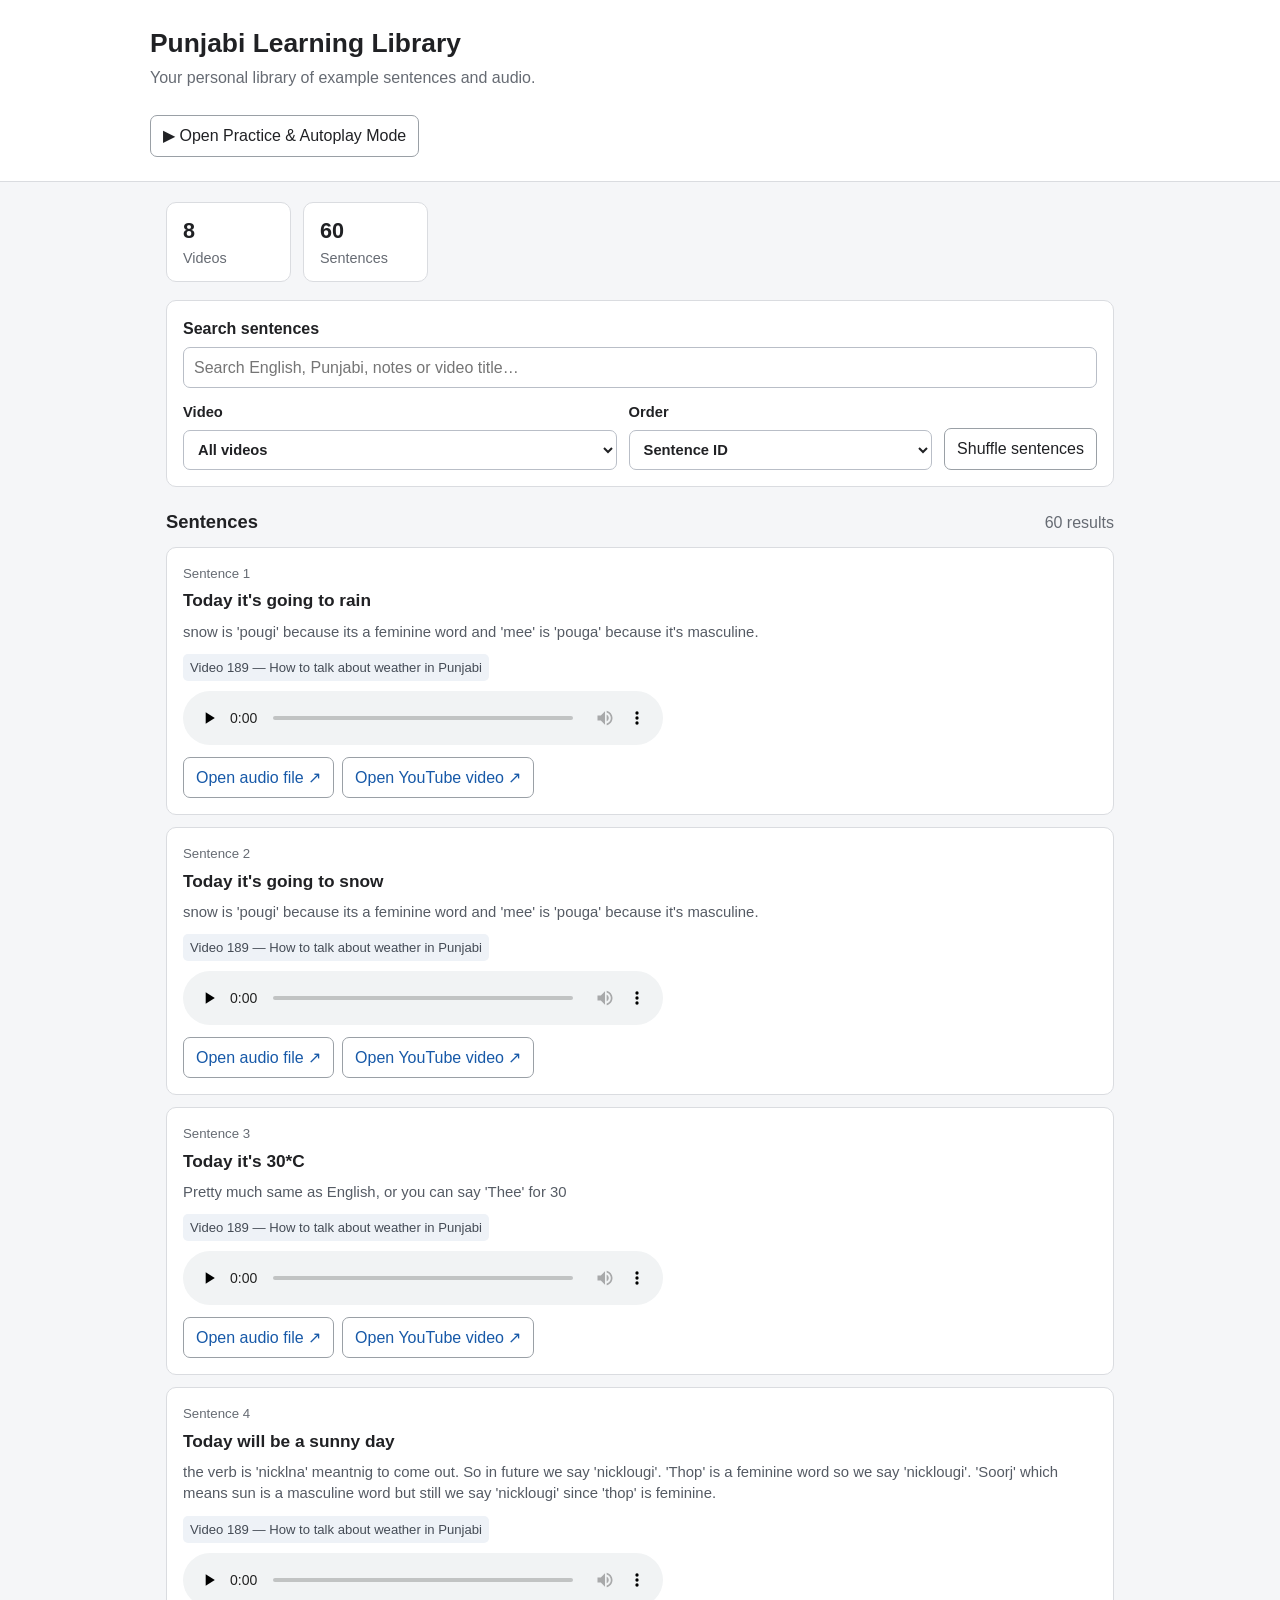
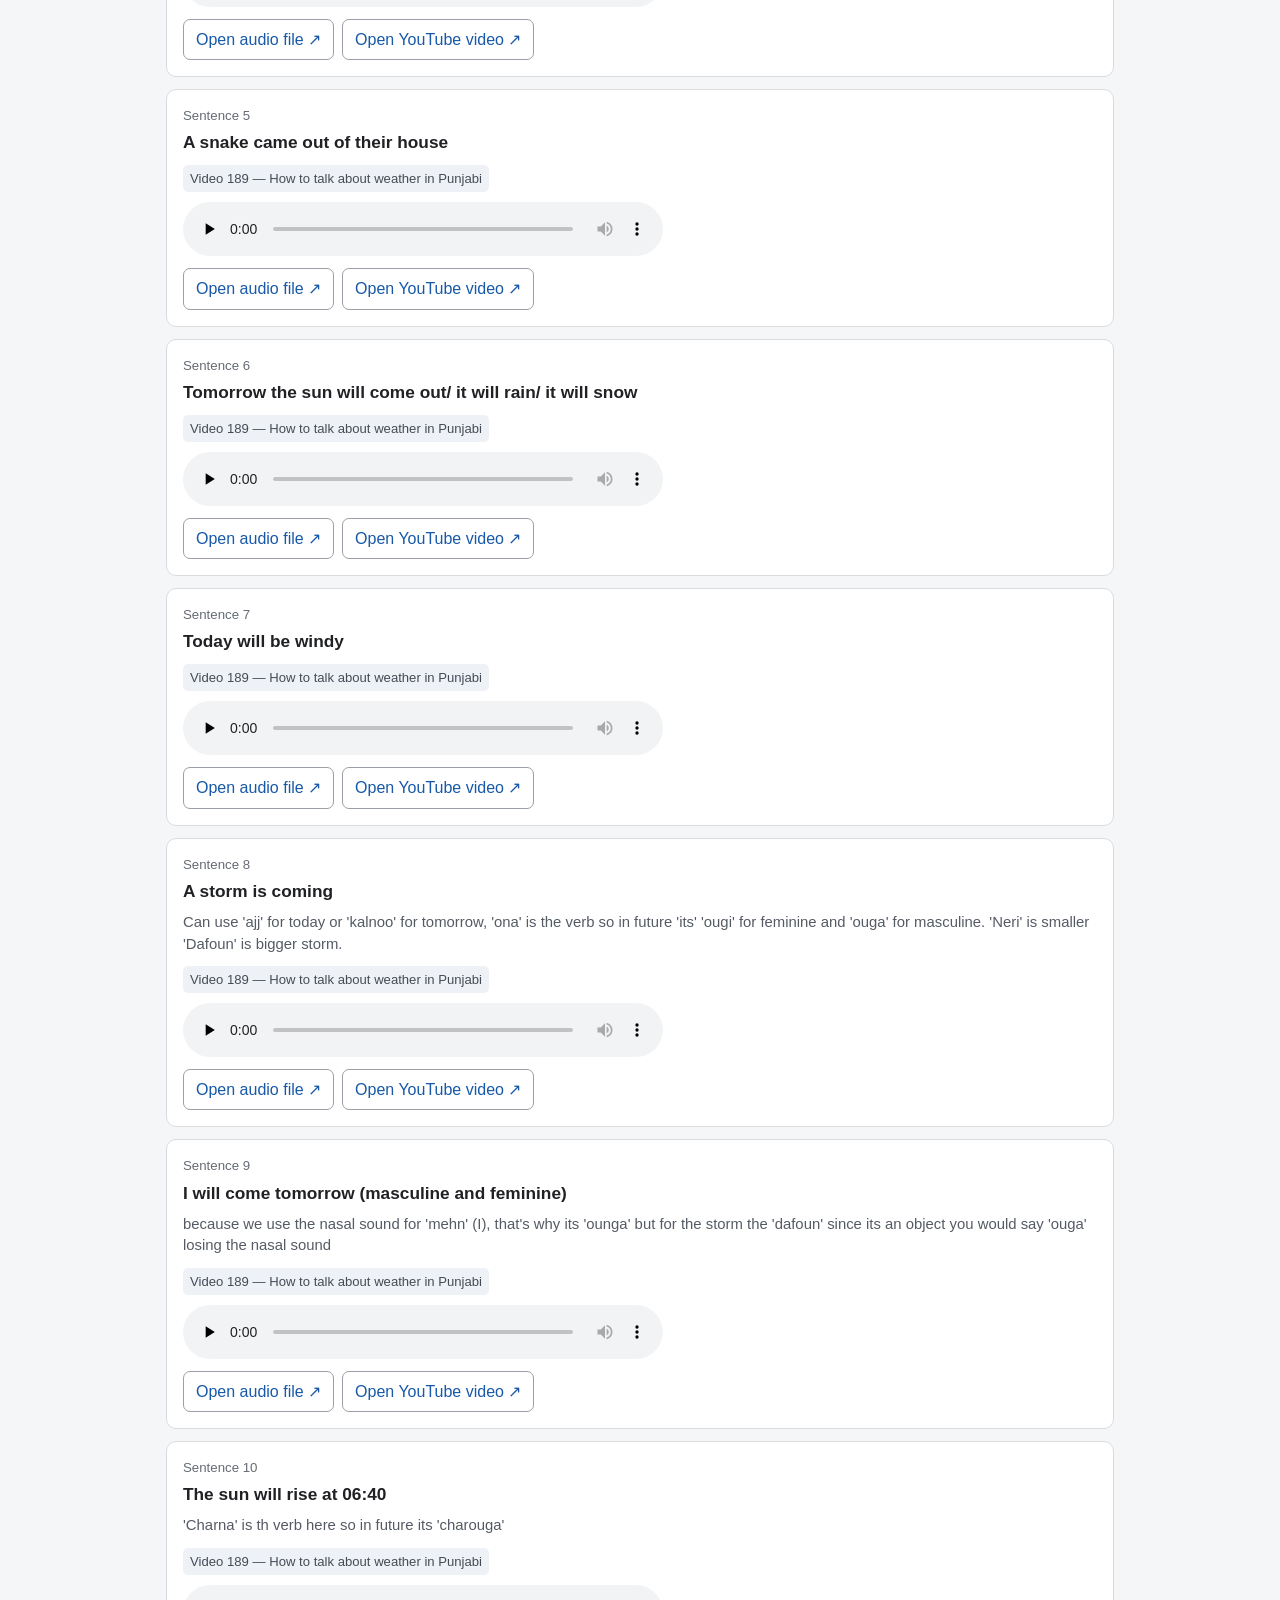
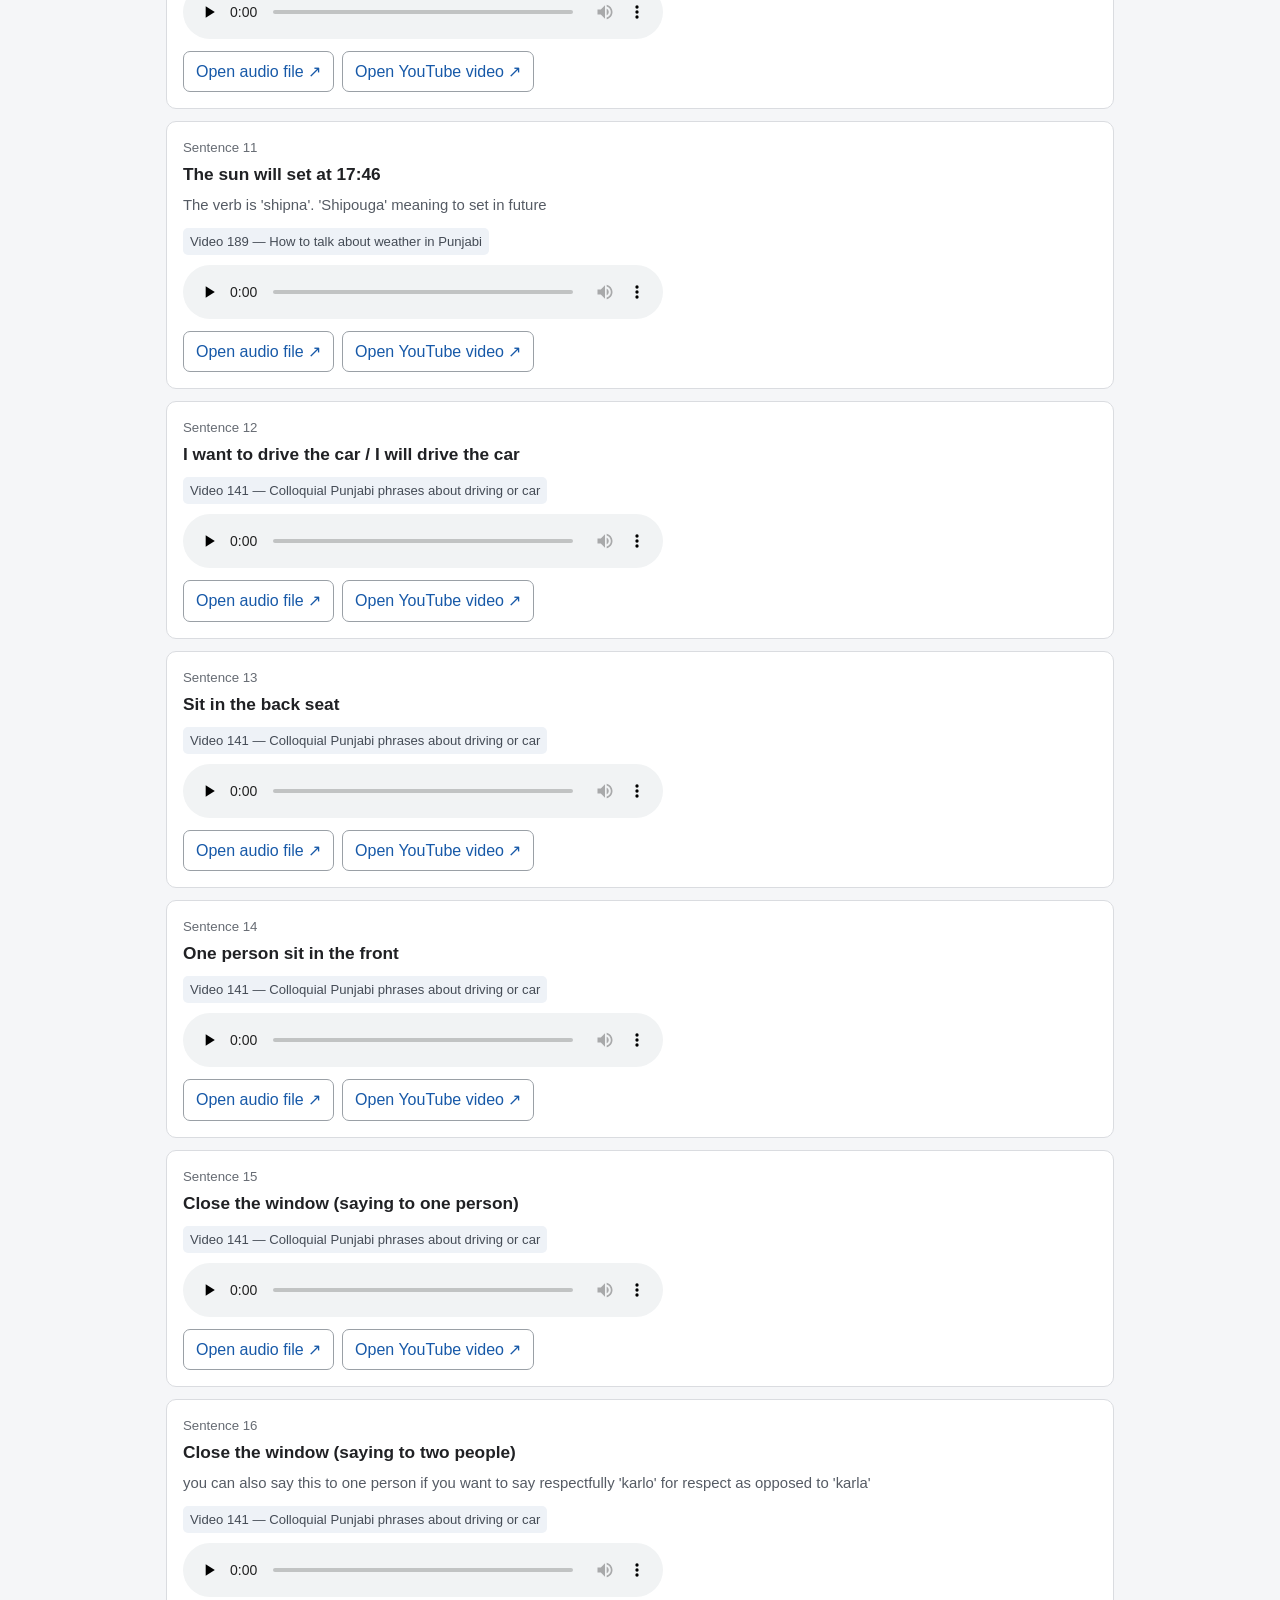
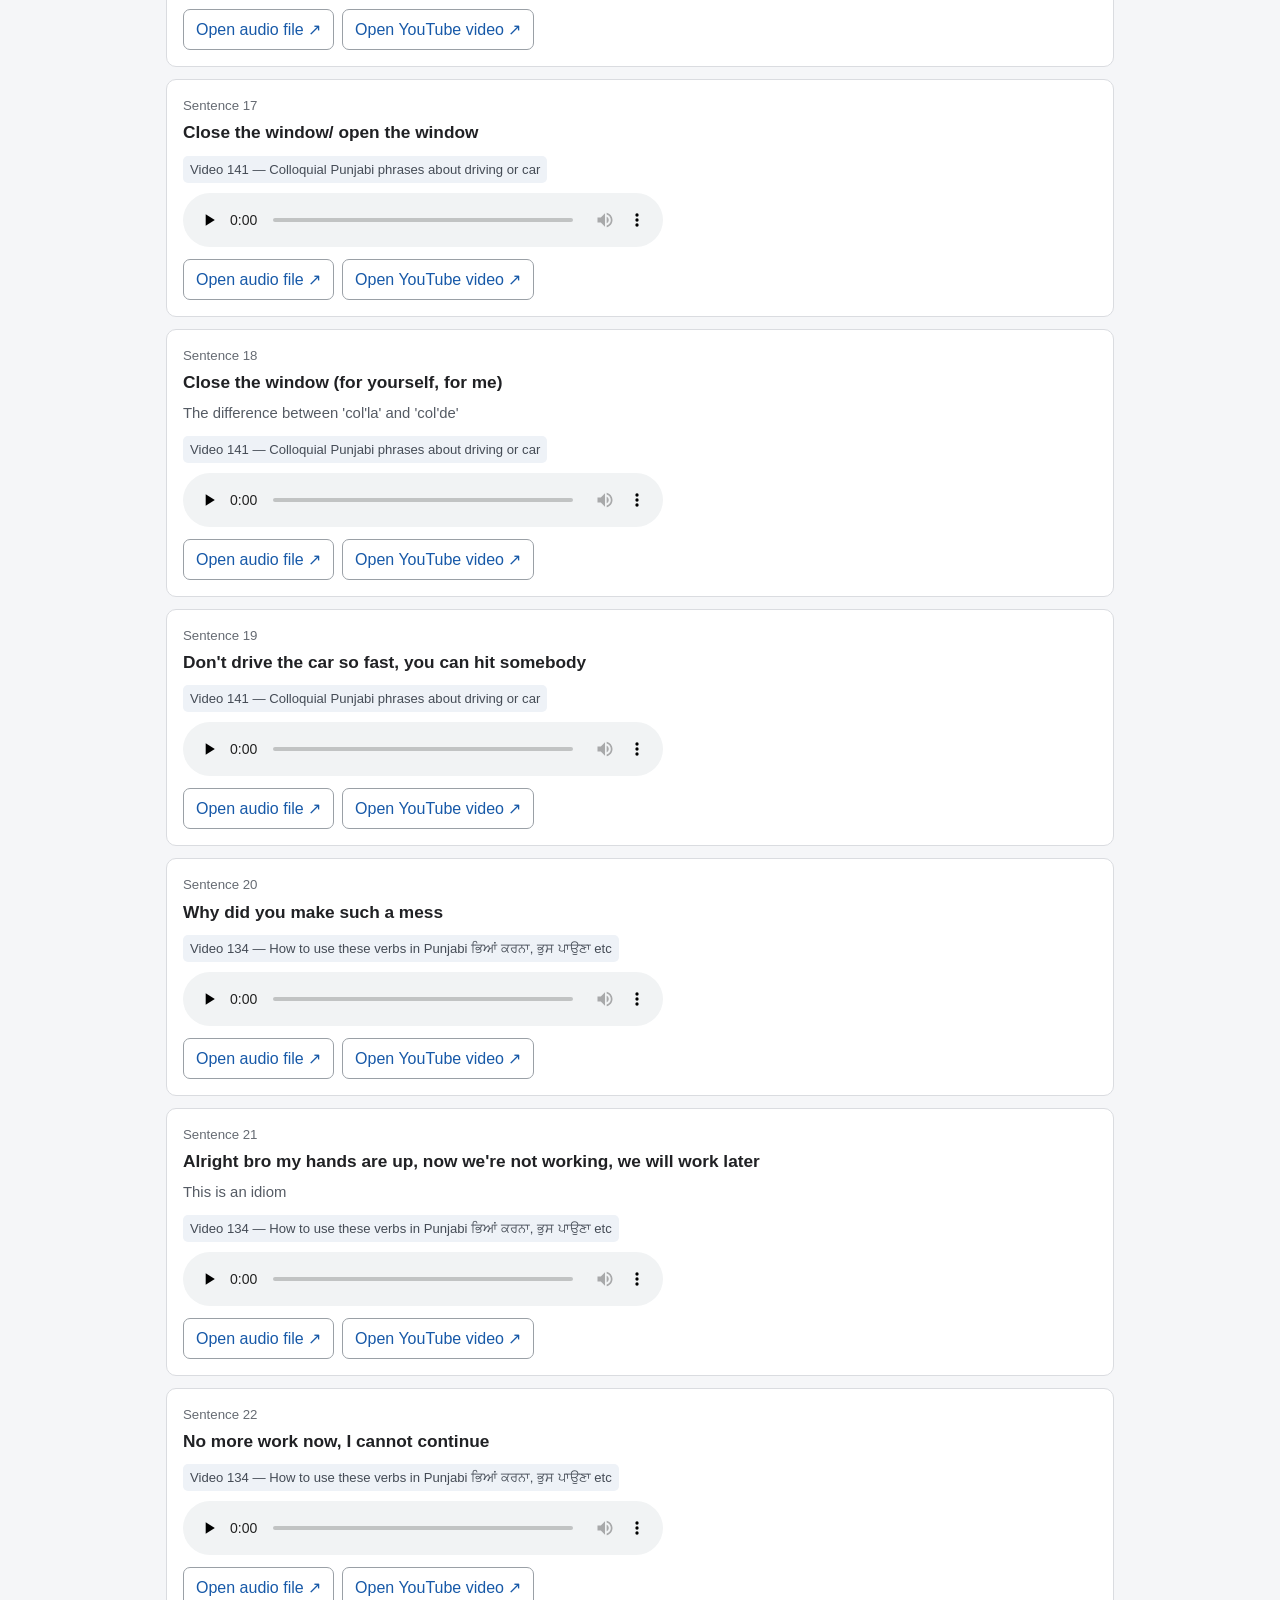
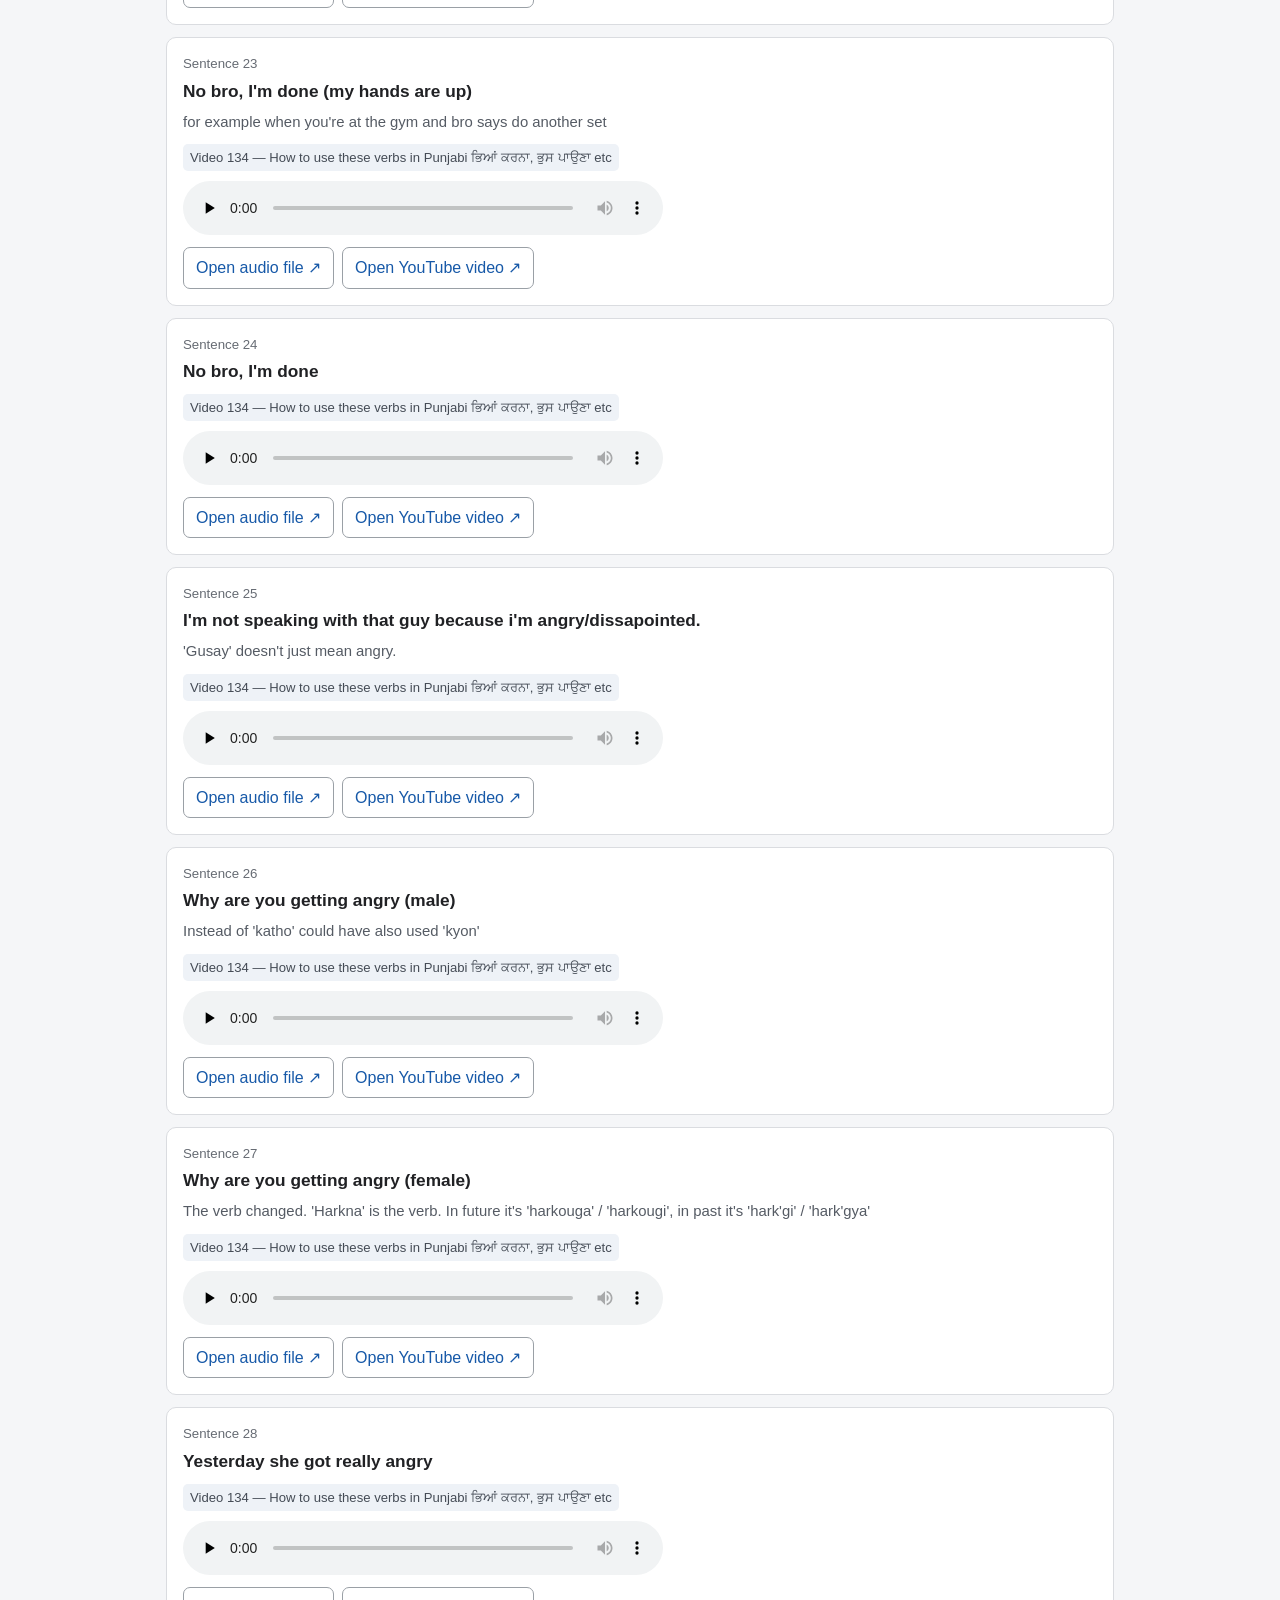
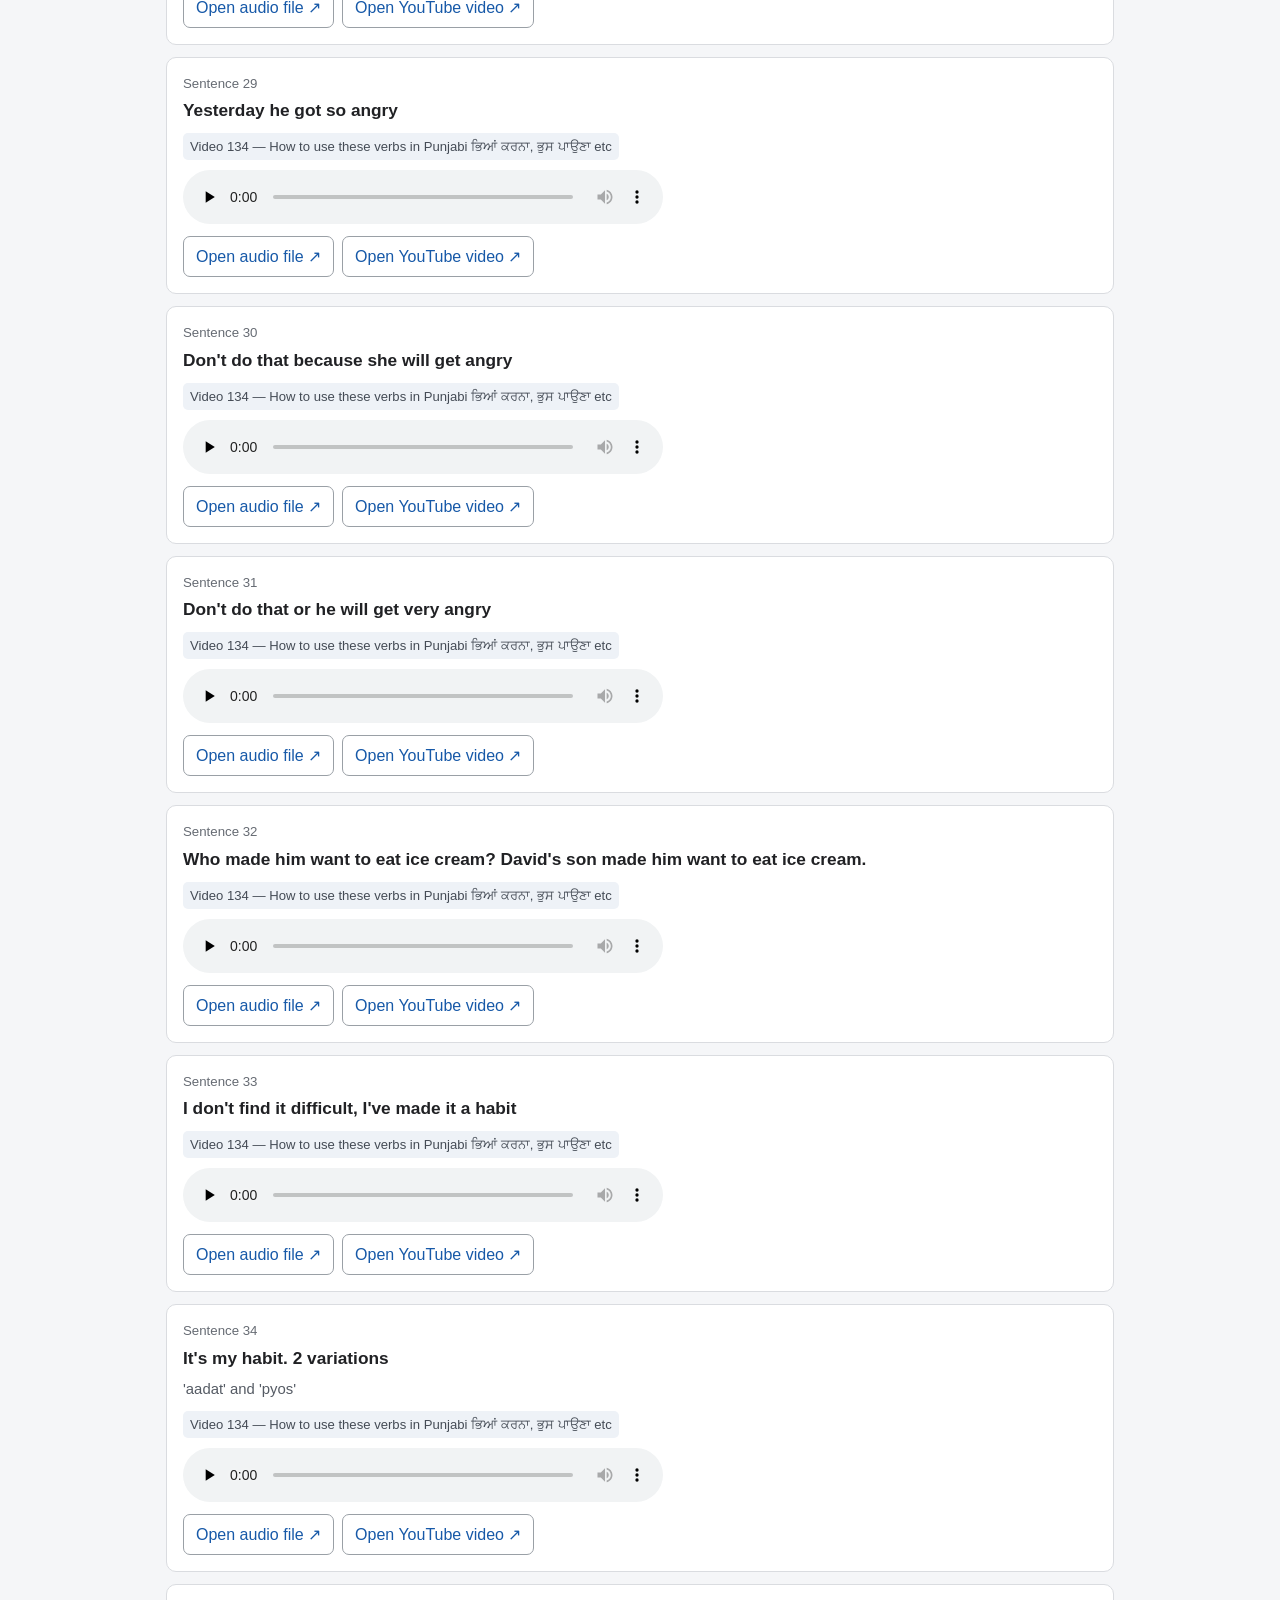
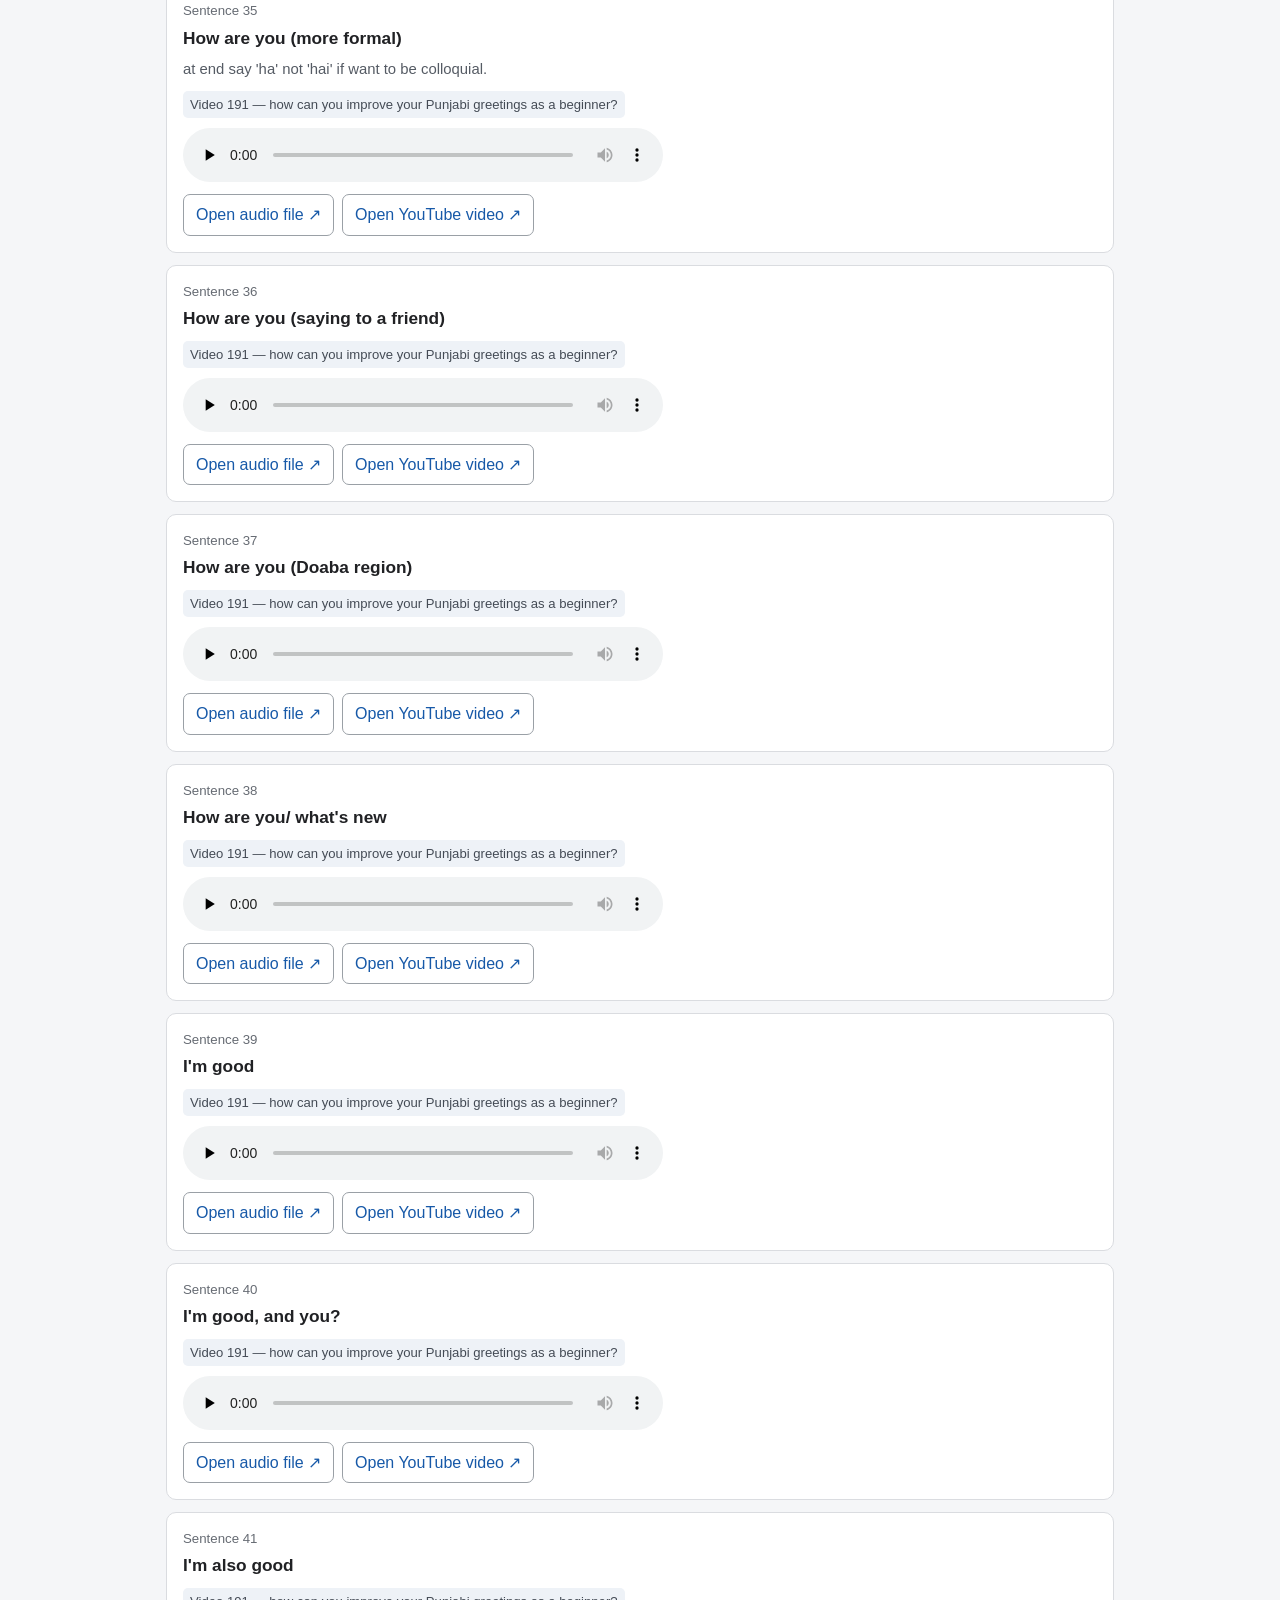
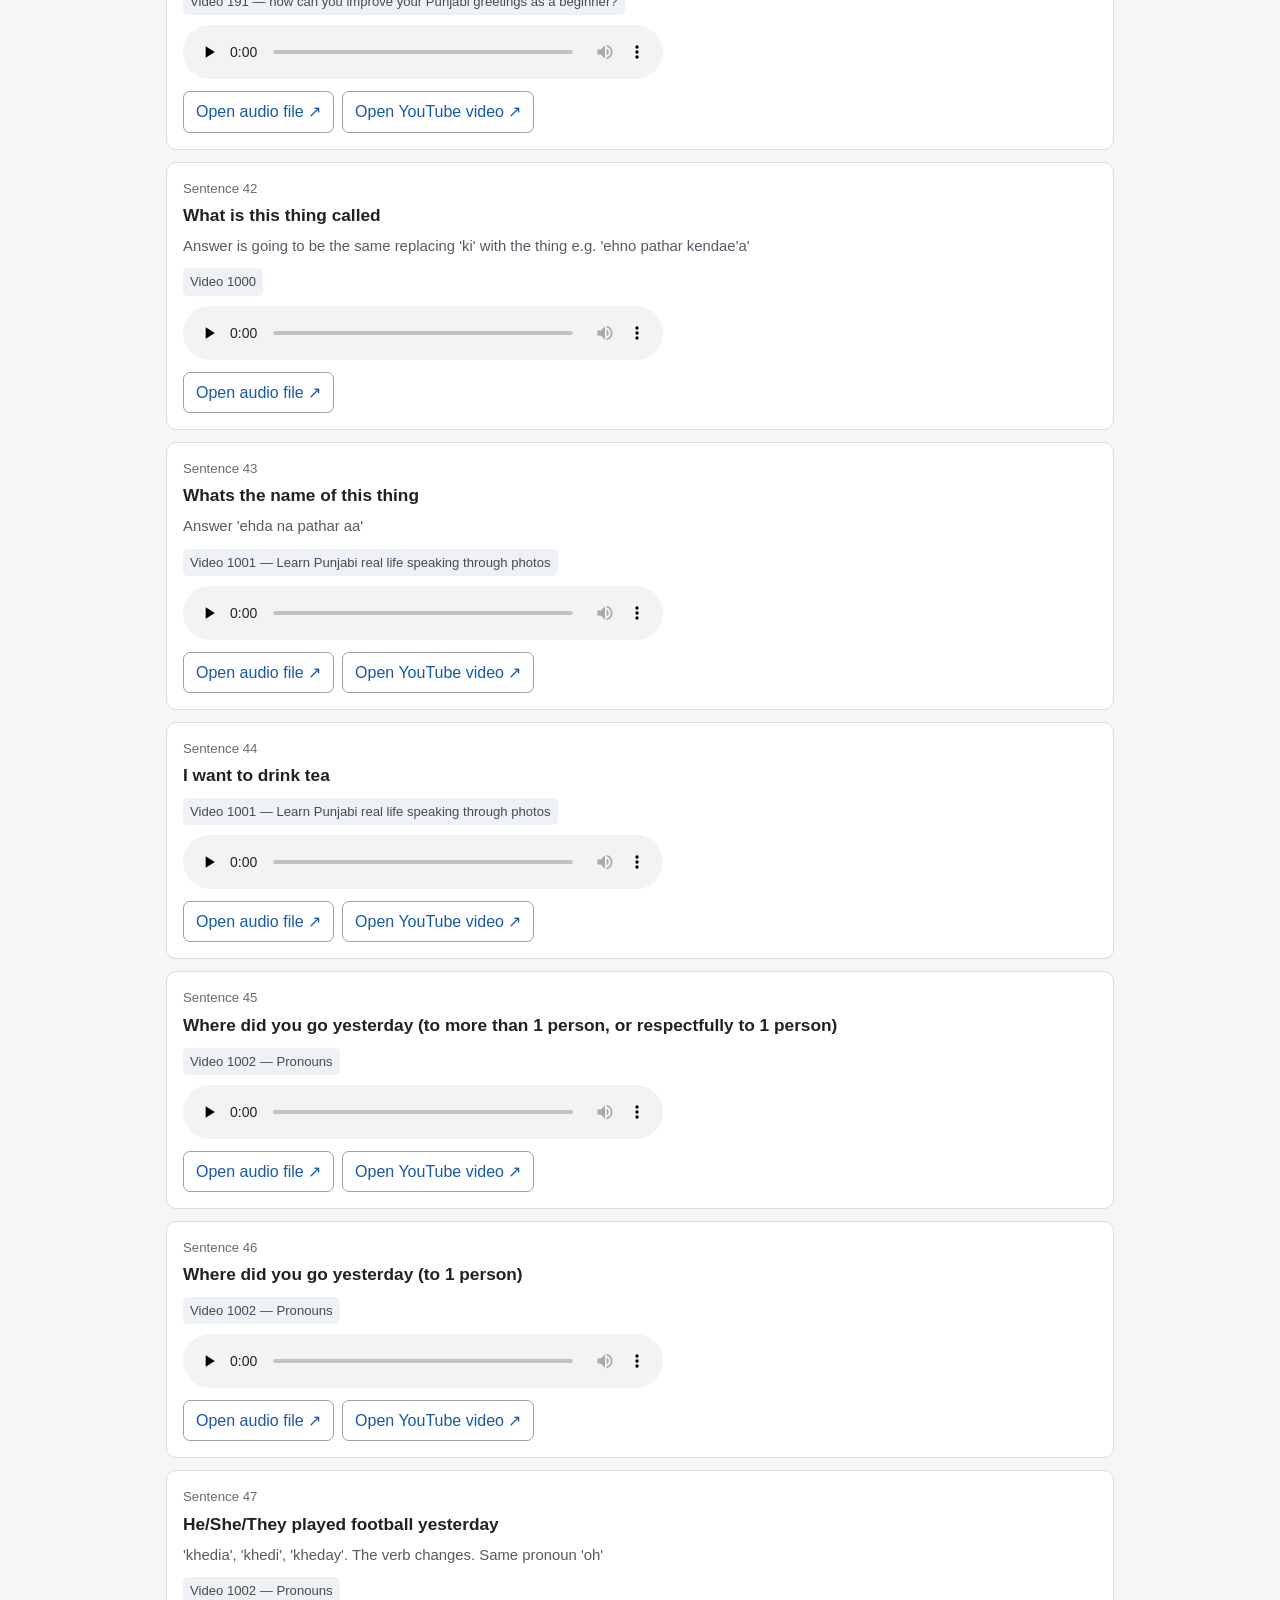
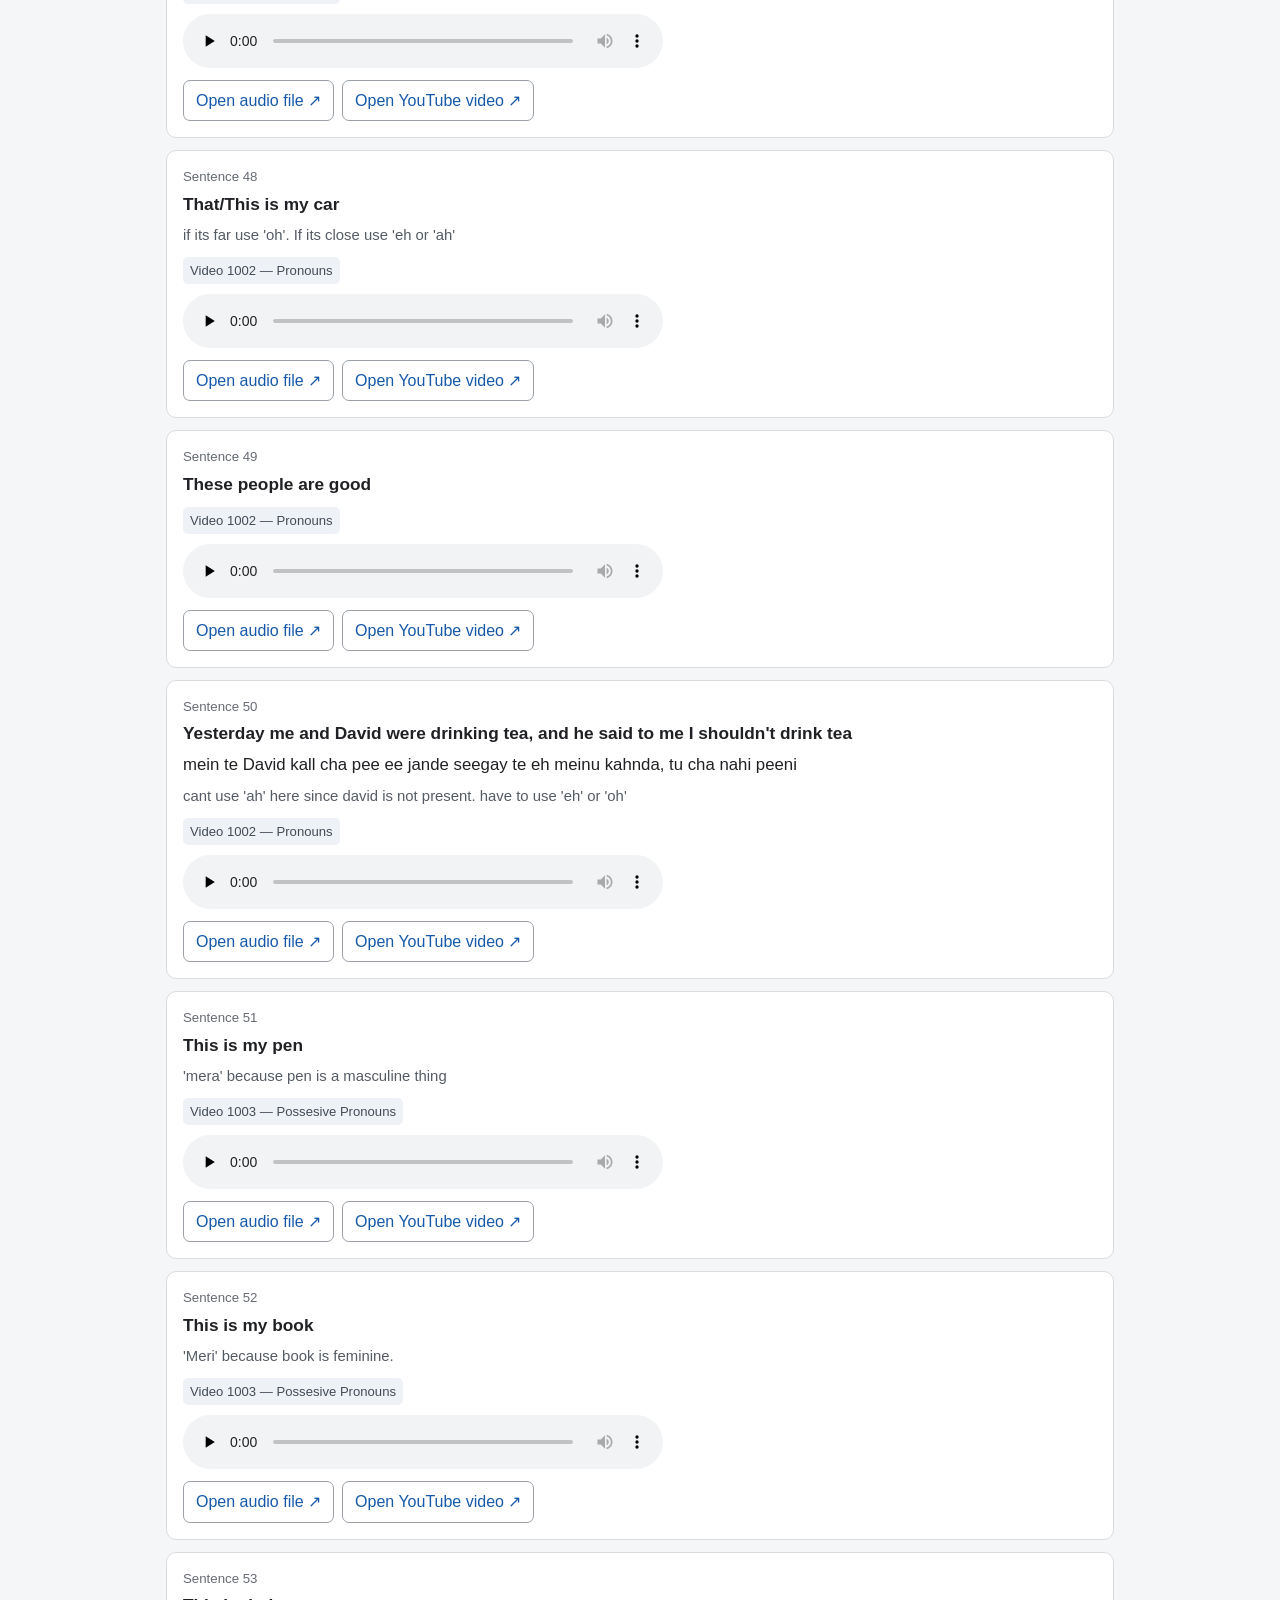
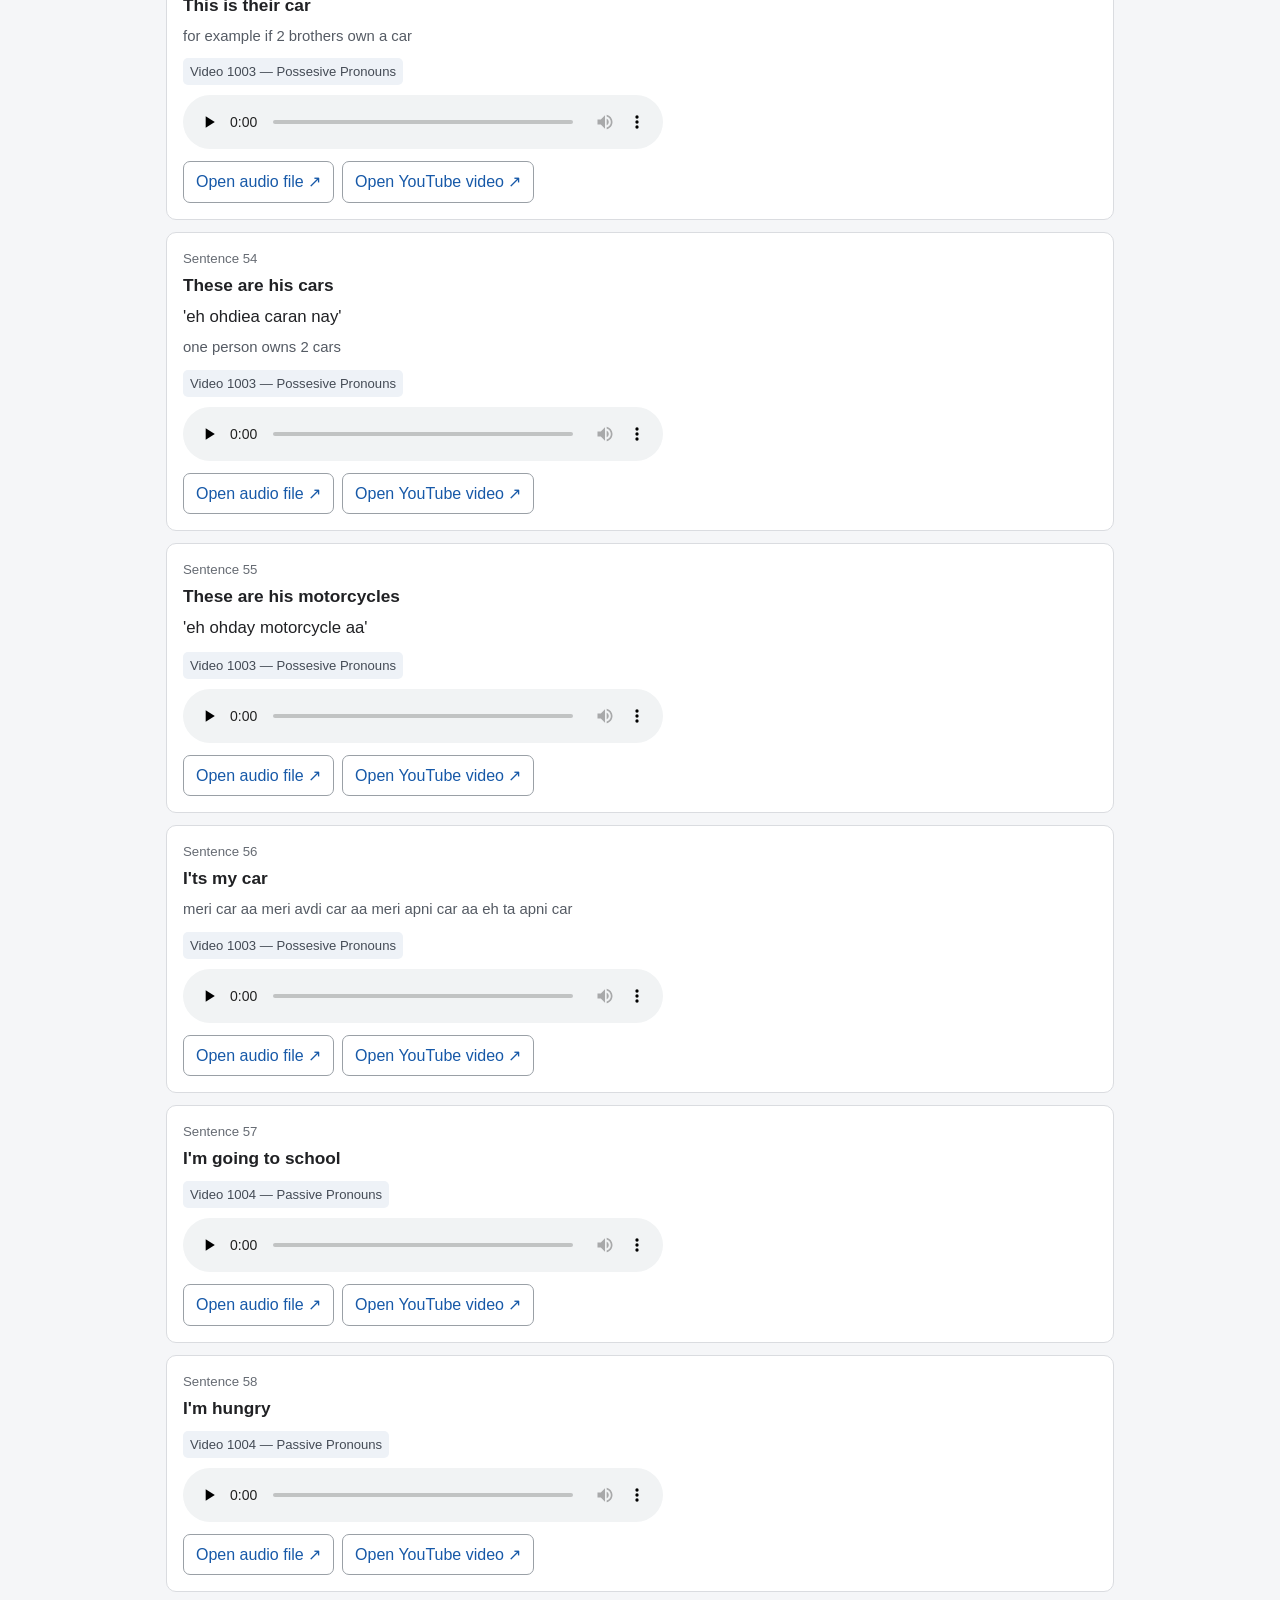
<file: index.html>
<!doctype html>
<html lang="en">
<head>
  <meta charset="utf-8">
  <meta name="viewport" content="width=device-width, initial-scale=1">
  <title>Punjabi Learning Library</title>
  <link rel="stylesheet" href="style.css">
</head>
<body>
  <header class="page-header">
    <h1>Punjabi Learning Library</h1>
    <p class="muted">Your personal library of example sentences and audio.</p>
	<a href="practice.html" class="button-link" style="margin-top: 10px;">▶ Open Practice & Autoplay Mode</a>
  </header>

  <main>
    <section class="summary-bar" aria-label="Library statistics">
      <div><strong id="video-count">0</strong><span>Videos</span></div>
      <div><strong id="sentence-count">0</strong><span>Sentences</span></div>
    </section>

    <section class="controls" aria-label="Search and filters">
      <label class="search-label" for="search">Search sentences</label>
      <input id="search" type="search" placeholder="Search English, Punjabi, notes or video title…">

      <div class="filter-row">
        <label for="video-filter">Video
          <select id="video-filter">
            <option value="">All videos</option>
          </select>
        </label>
        <label for="sort-order">Order
          <select id="sort-order">
            <option value="id">Sentence ID</option>
            <option value="video">Group by video</option>
            <option value="random">Shuffle</option>
          </select>
        </label>
        <button id="shuffle-button" type="button">Shuffle sentences</button>
      </div>
    </section>

    <section id="video-info" class="video-info hidden" aria-live="polite">
      <div class="video-info-heading">
        <h2 id="video-title"></h2>
        <a id="video-link" href="#" target="_blank" rel="noopener noreferrer">Open YouTube video ↗</a>
      </div>
      <p id="video-summary"></p>
    </section>

    <section>
      <div class="results-heading">
        <h2>Sentences</h2>
        <span id="result-count" class="muted"></span>
      </div>
      <div id="sentence-list" class="sentence-list"></div>
      <p id="empty-state" class="empty-state hidden">No sentences match your search.</p>
    </section>

    <footer>
      <p>Created by RAJVIRRRRRRRRR.</p>
    </footer>
  </main>

  <script src="data.js"></script>
  <script src="app.js"></script>
</body>
</html>
</file>
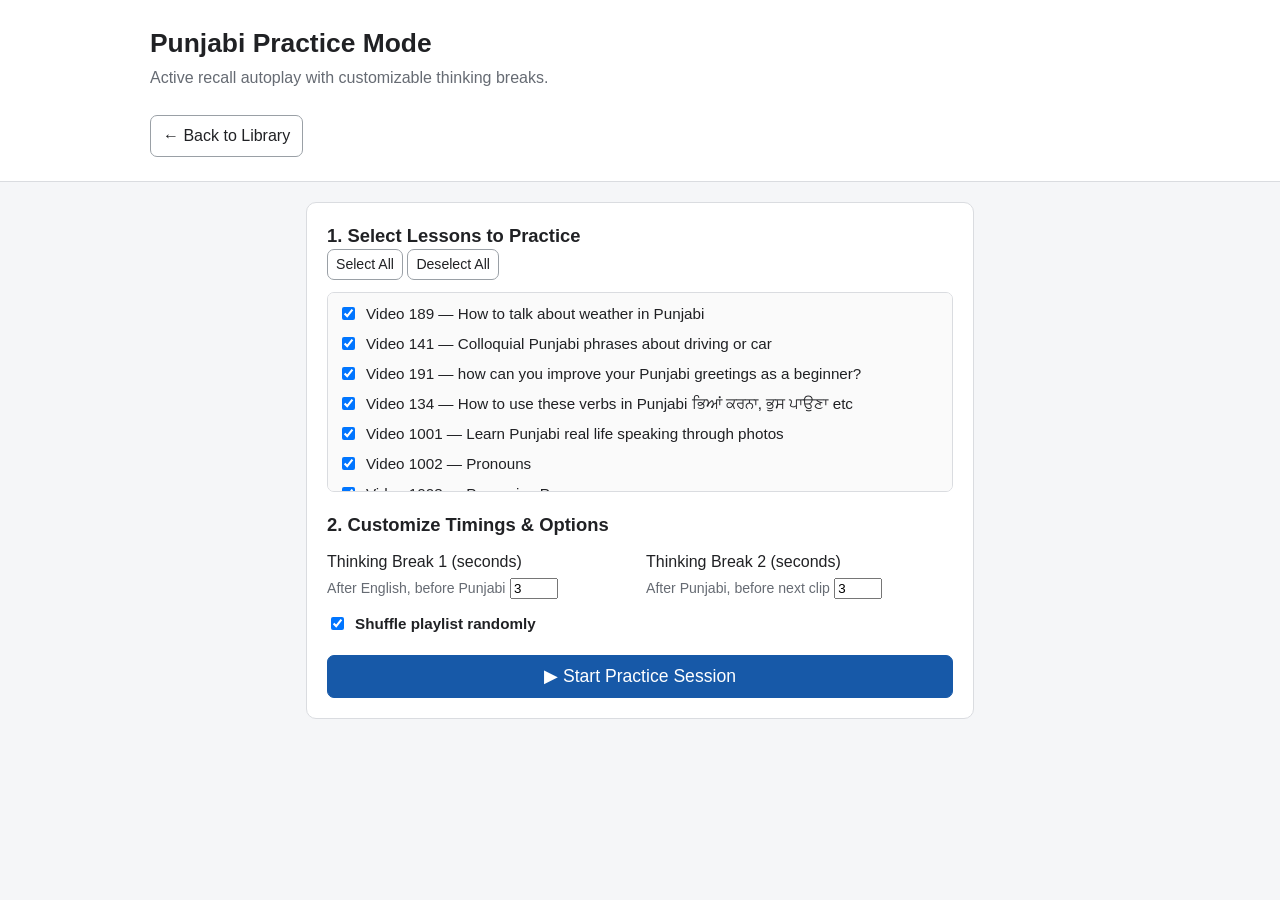
<file: practice.html>
<!doctype html>
<html lang="en">
<head>
  <meta charset="utf-8">
  <meta name="viewport" content="width=device-width, initial-scale=1">
  <title>Punjabi Practice & Autoplay</title>
  <link rel="stylesheet" href="style.css">
  <style>
    .practice-container { max-width: 700px; margin: 0 auto; }
    .card { background: #fff; border: 1px solid #dadce0; border-radius: 10px; padding: 20px; margin-bottom: 20px; }
    .checkbox-grid { display: grid; gap: 8px; max-height: 200px; overflow-y: auto; border: 1px solid #dadce0; padding: 10px; border-radius: 7px; background: #fafafa; margin-top: 6px; }
    .checkbox-label { display: flex; align-items: center; gap: 8px; font-weight: normal; cursor: pointer; font-size: 0.95rem; }
    .settings-grid { display: grid; grid-template-columns: 1fr 1fr; gap: 12px; margin-top: 12px; }
    .status-display { text-align: center; padding: 30px; background: #fff; border: 1px solid #dadce0; border-radius: 10px; margin-bottom: 20px; }
    .status-phase { font-size: 1.1rem; color: #1759a8; font-weight: 700; margin-bottom: 8px; text-transform: uppercase; letter-spacing: 0.5px; }
    .status-text { font-size: 1.4rem; font-weight: 700; margin-bottom: 6px; color: #202124; }
    .status-timer { font-size: 1.25rem; font-weight: 600; color: #1759a8; margin-bottom: 8px; min-height: 30px; }
    .status-notes { color: #555b64; font-size: 0.95rem; margin-top: 6px; }
    .controls-row { display: flex; gap: 10px; margin-top: 15px; }
    .controls-row button { flex: 1; }
    .btn-danger { background: #fce8e6; color: #c5221f; border-color: #f1b4b0; }
    .btn-danger:hover { background: #fad2cf; }
  </style>
</head>
<body>
  <header class="page-header">
    <h1>Punjabi Practice Mode</h1>
    <p class="muted">Active recall autoplay with customizable thinking breaks.</p>
    <a href="index.html" class="button-link" style="margin-top: 10px;">← Back to Library</a>
  </header>

  <main class="practice-container">
    
    <!-- Setup Panel -->
    <section id="setup-panel" class="card">
      <h2>1. Select Lessons to Practice</h2>
      <div style="margin-bottom: 12px;">
        <button type="button" id="select-all-btn" class="small" style="min-height: 30px; padding: 4px 8px;">Select All</button>
        <button type="button" id="deselect-all-btn" class="small" style="min-height: 30px; padding: 4px 8px;">Deselect All</button>
      </div>
      <div id="video-checkboxes" class="checkbox-grid"></div>

      <h2 style="margin-top: 20px;">2. Customize Timings & Options</h2>
      <div class="settings-grid">
        <label for="break-before">
          Thinking Break 1 (seconds)<br>
          <span class="muted small">After English, before Punjabi</span>
          <input type="number" id="break-before" value="3" min="0" max="30" style="margin-top: 4px;">
        </label>
        <label for="break-after">
          Thinking Break 2 (seconds)<br>
          <span class="muted small">After Punjabi, before next clip</span>
          <input type="number" id="break-after" value="3" min="0" max="30" style="margin-top: 4px;">
        </label>
      </div>
      
      <div style="margin-top: 14px;">
        <label class="checkbox-label" style="font-weight: 700;">
          <input type="checkbox" id="shuffle-toggle" checked style="width: auto; min-height: auto;"> Shuffle playlist randomly
        </label>
      </div>

      <button type="button" id="start-btn" style="width: 100%; margin-top: 20px; font-size: 1.1rem; background: #1759a8; color: #fff; border-color: #1759a8;">▶ Start Practice Session</button>
    </section>

    <!-- Active Player Session Panel (Hidden initially) -->
    <section id="player-panel" class="hidden">
      <div class="status-display">
        <div id="session-progress" class="muted small" style="margin-bottom: 10px;">Clip 1 of 10</div>
        <div id="status-phase" class="status-phase">Ready</div>
        <div id="status-english" class="status-text">English translation appears here</div>
        <div id="status-timer" class="status-timer">⏳ —</div>
        <div id="status-notes" class="status-notes"></div>
      </div>

      <div class="card" style="text-align: center;">
        <audio id="hidden-audio" style="display: none;"></audio>
        <div class="controls-row">
          <button type="button" id="pause-resume-btn">Pause</button>
          <button type="button" id="skip-btn">Skip to Next</button>
          <button type="button" id="stop-btn" class="btn-danger">End Session</button>
        </div>
      </div>
    </section>

  </main>

  <script src="data.js"></script>
  <script src="practice.js"></script>
</body>
</html>
</file>
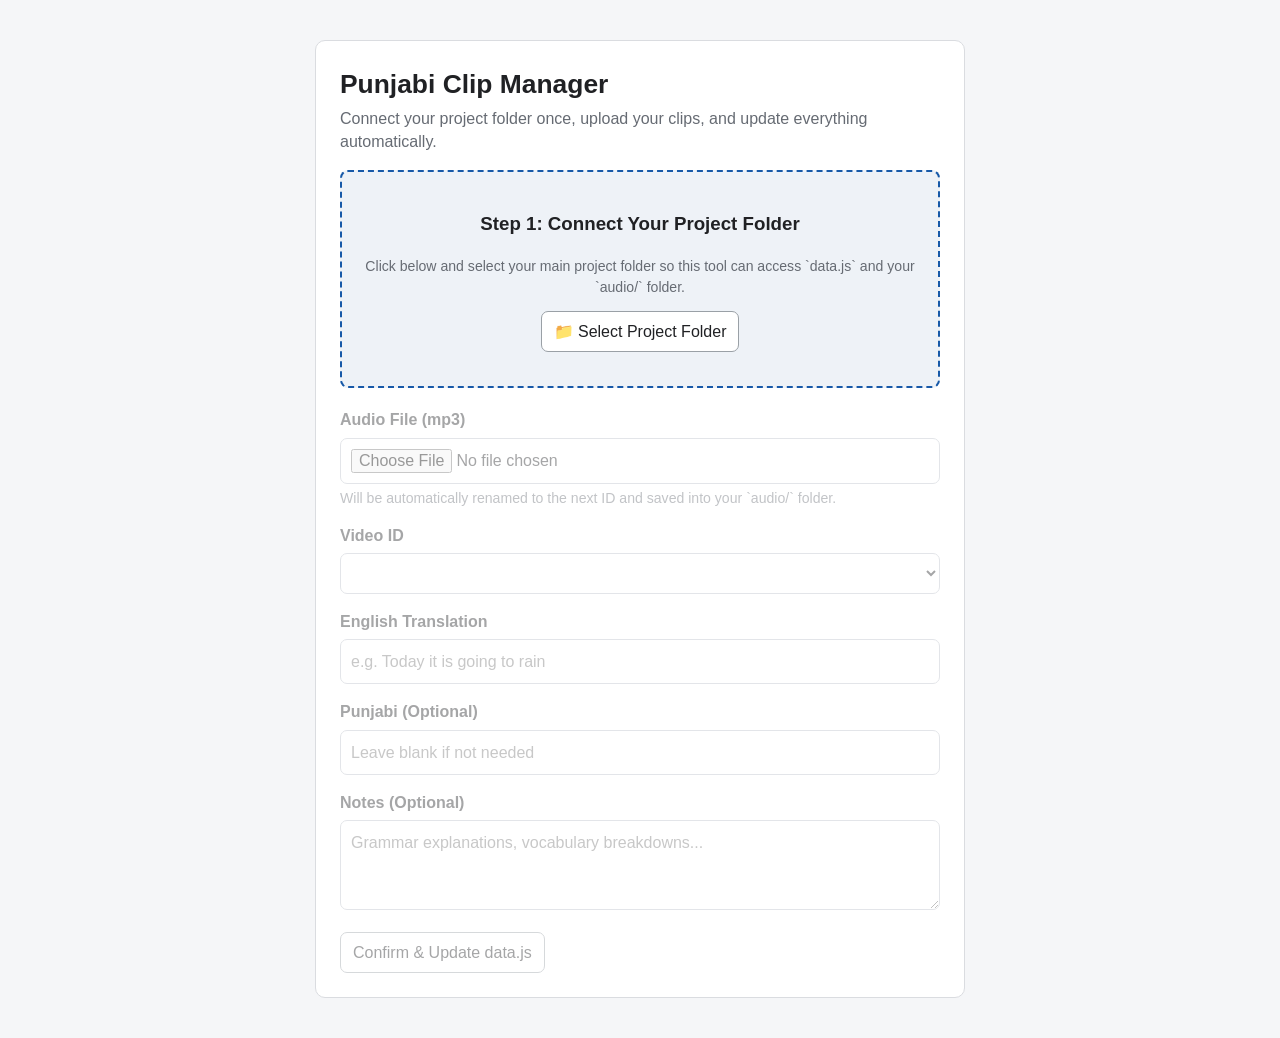
<file: tool.html>
<!doctype html>
<html lang="en">
<head>
  <meta charset="utf-8">
  <meta name="viewport" content="width=device-width, initial-scale=1.0">
  <title>Punjabi Clip Manager</title>
  <link rel="stylesheet" href="style.css">
  <style>
    .tool-container { max-width: 650px; margin: 40px auto; background: #fff; padding: 24px; border-radius: 10px; border: 1px solid #dadce0; }
    .step-box { border: 2px dashed #b9bec7; border-radius: 8px; padding: 20px; text-align: center; margin-bottom: 20px; background: #f8f9fa; }
    .step-box.active { border-color: #1759a8; background: #eef2f7; }
    .form-group { margin-bottom: 16px; }
    .form-group label { display: block; font-weight: 700; margin-bottom: 6px; }
    .form-group input, .form-group textarea, .form-group select { width: 100%; padding: 10px; border: 1px solid #b9bec7; border-radius: 7px; font: inherit; }
    .form-group textarea { resize: vertical; height: 90px; }
    .success-banner { background: #e6f4ea; color: #137333; padding: 12px; border-radius: 7px; margin-bottom: 16px; font-weight: 600; display: none; }
    .disabled-section { opacity: 0.4; pointer-events: none; }
  </style>
</head>
<body>
  <main class="tool-container">
    <h1>Punjabi Clip Manager</h1>
    <p class="muted">Connect your project folder once, upload your clips, and update everything automatically.</p>

    <div id="success-msg" class="success-banner"></div>

    <!-- Step 1: Select Folder -->
    <div class="step-box active" id="folder-step">
      <h3>Step 1: Connect Your Project Folder</h3>
      <p class="muted small" style="margin: 8px 0 14px;">Click below and select your main project folder so this tool can access `data.js` and your `audio/` folder.</p>
      <button type="button" id="select-folder-btn">📁 Select Project Folder</button>
      <p id="folder-status" class="small muted" style="margin-top: 10px;"></p>
    </div>

    <!-- Step 2: Form & Uploader -->
    <form id="clip-form" class="disabled-section">
      <div class="form-group">
        <label for="audio-file">Audio File (mp3)</label>
        <input type="file" id="audio-file" accept=".mp3" required>
        <!-- Audio Preview Player -->
        <audio id="audio-preview" class="audio-player hidden" controls style="width: 100%; margin-top: 10px;"></audio>
        <p class="small muted" style="margin-top: 4px;">Will be automatically renamed to the next ID and saved into your `audio/` folder.</p>
      </div>

      <div class="form-group">
        <label for="video-id">Video ID</label>
        <select id="video-id" required>
          <!-- Populated dynamically from data.js -->
        </select>
      </div>

      <div class="form-group">
        <label for="english">English Translation</label>
        <input type="text" id="english" placeholder="e.g. Today it is going to rain" required>
      </div>

      <div class="form-group">
        <label for="punjabi">Punjabi (Optional)</label>
        <input type="text" id="punjabi" placeholder="Leave blank if not needed">
      </div>

      <div class="form-group">
        <label for="notes">Notes (Optional)</label>
        <textarea id="notes" placeholder="Grammar explanations, vocabulary breakdowns..."></textarea>
      </div>

      <button type="submit" id="confirm-btn">Confirm & Update data.js</button>
    </form>
  </main>

  <script src="tool.js"></script>
</body>
</html>
</file>
<file: style.css>
* {
  box-sizing: border-box;
}

:root {
  color-scheme: light;
  font-family: Arial, Helvetica, sans-serif;
  color: #202124;
  background: #f5f6f8;
}

body {
  margin: 0;
  line-height: 1.45;
}

.page-header {
  background: #fff;
  border-bottom: 1px solid #dadce0;
  padding: 24px max(18px, calc((100% - 980px) / 2));
}

h1, h2, p {
  margin-top: 0;
}

h1 {
  font-size: 1.65rem;
  margin-bottom: 4px;
}

h2 {
  font-size: 1.15rem;
  margin-bottom: 0;
}

main {
  max-width: 980px;
  margin: 0 auto;
  padding: 20px 16px 40px;
}

.muted {
  color: #666b73;
}

.small {
  font-size: 0.88rem;
}

.summary-bar {
  display: flex;
  gap: 12px;
  margin-bottom: 18px;
}

.summary-bar > div {
  background: #fff;
  border: 1px solid #dadce0;
  border-radius: 10px;
  padding: 12px 16px;
  min-width: 125px;
  display: flex;
  flex-direction: column;
  gap: 2px;
}

.summary-bar strong {
  font-size: 1.35rem;
}

.summary-bar span {
  color: #666b73;
  font-size: 0.9rem;
}

.controls, .video-info, .sentence-card {
  background: #fff;
  border: 1px solid #dadce0;
  border-radius: 10px;
}

.controls {
  padding: 16px;
  margin-bottom: 18px;
}

.search-label {
  display: block;
  font-weight: 700;
  margin-bottom: 7px;
}

input[type="search"], select {
  width: 100%;
  min-height: 40px;
  border: 1px solid #b9bec7;
  border-radius: 7px;
  padding: 8px 10px;
  font: inherit;
  background: #fff;
  color: inherit;
}

.filter-row {
  display: grid;
  grid-template-columns: minmax(160px, 1fr) minmax(140px, 0.7fr) auto;
  align-items: end;
  gap: 12px;
  margin-top: 14px;
}

.filter-row label {
  display: flex;
  flex-direction: column;
  gap: 6px;
  font-size: 0.92rem;
  font-weight: 700;
}

button, .button-link {
  min-height: 40px;
  border: 1px solid #9aa0a6;
  border-radius: 7px;
  padding: 8px 12px;
  background: #fff;
  color: #202124;
  font: inherit;
  cursor: pointer;
  text-decoration: none;
  display: inline-flex;
  align-items: center;
  justify-content: center;
}

button:hover, .button-link:hover {
  background: #f0f3f7;
}

.video-info {
  padding: 16px;
  margin-bottom: 18px;
}

.video-info-heading {
  display: flex;
  align-items: center;
  justify-content: space-between;
  gap: 12px;
  flex-wrap: wrap;
  margin-bottom: 8px;
}

.video-info a, .sentence-card a {
  color: #1759a8;
}

.video-info p {
  margin-bottom: 0;
}

.results-heading {
  display: flex;
  align-items: baseline;
  justify-content: space-between;
  gap: 10px;
  margin: 22px 0 12px;
}

.sentence-list {
  display: grid;
  gap: 12px;
}

.sentence-card {
  padding: 16px;
}

.card-top {
  display: flex;
  align-items: flex-start;
  justify-content: space-between;
  gap: 12px;
}

.sentence-id {
  color: #666b73;
  font-size: 0.83rem;
  margin-bottom: 5px;
}

.english {
  font-size: 1.08rem;
  font-weight: 700;
  margin-bottom: 7px;
}

.punjabi {
  font-size: 1.05rem;
  margin-bottom: 8px;
}

.notes {
  color: #555b64;
  font-size: 0.93rem;
  margin: 8px 0;
}

.card-actions {
  display: flex;
  flex-wrap: wrap;
  gap: 8px;
  margin-top: 12px;
}

.audio-player {
  width: 100%;
  max-width: 480px;
  display: block;
  margin-top: 10px;
}

.video-tag {
  display: inline-block;
  border-radius: 5px;
  background: #eef2f7;
  padding: 4px 7px;
  color: #444b55;
  font-size: 0.82rem;
  margin-top: 3px;
}

.empty-state {
  background: #fff;
  border: 1px dashed #b9bec7;
  border-radius: 10px;
  padding: 24px;
  text-align: center;
  color: #666b73;
}

.hidden {
  display: none !important;
}

footer {
  margin-top: 28px;
  border-top: 1px solid #dadce0;
  padding-top: 18px;
  color: #555b64;
}

footer p {
  margin-bottom: 6px;
}

@media (max-width: 640px) {
  .page-header {
    padding: 20px 16px;
  }

  .filter-row {
    grid-template-columns: 1fr;
  }

  .filter-row button {
    width: 100%;
  }

  .summary-bar > div {
    flex: 1;
    min-width: 0;
  }

  .sentence-card {
    padding: 13px;
  }

  .card-top {
    display: block;
  }
}
</file>
